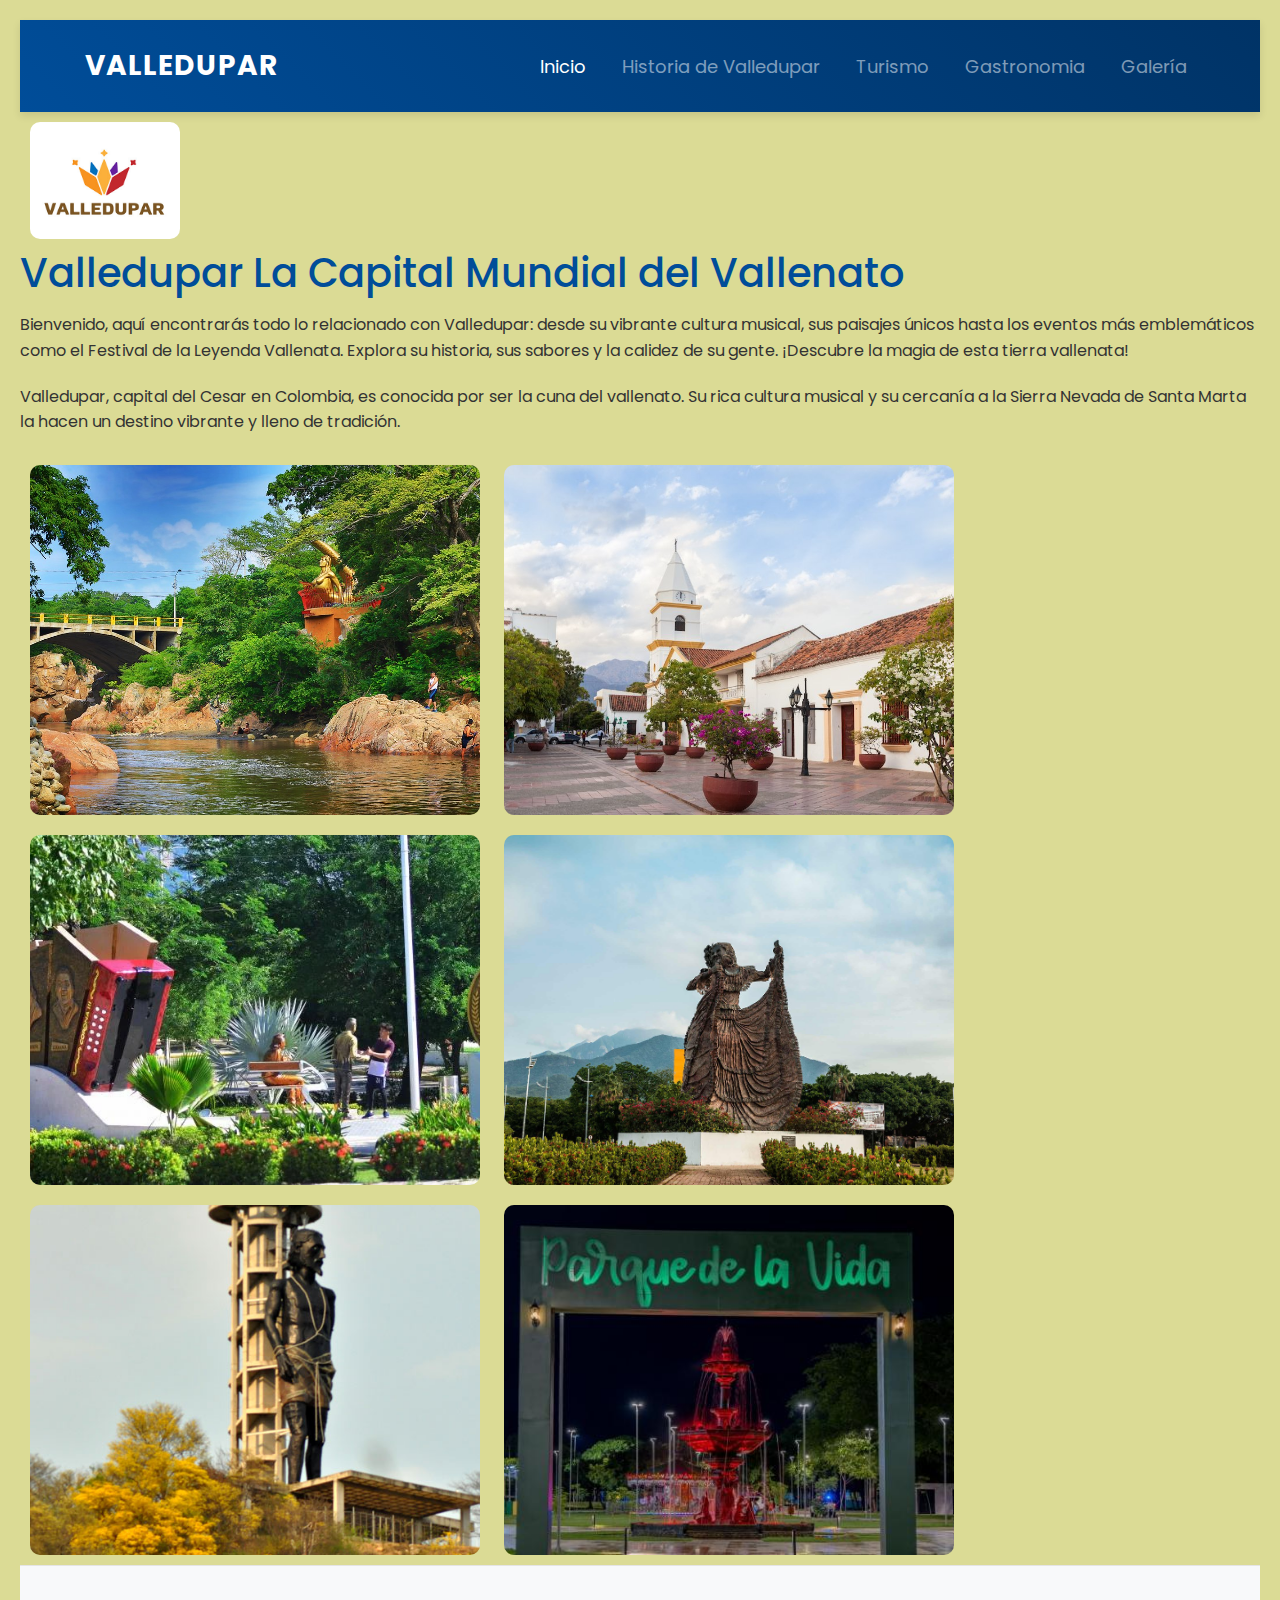
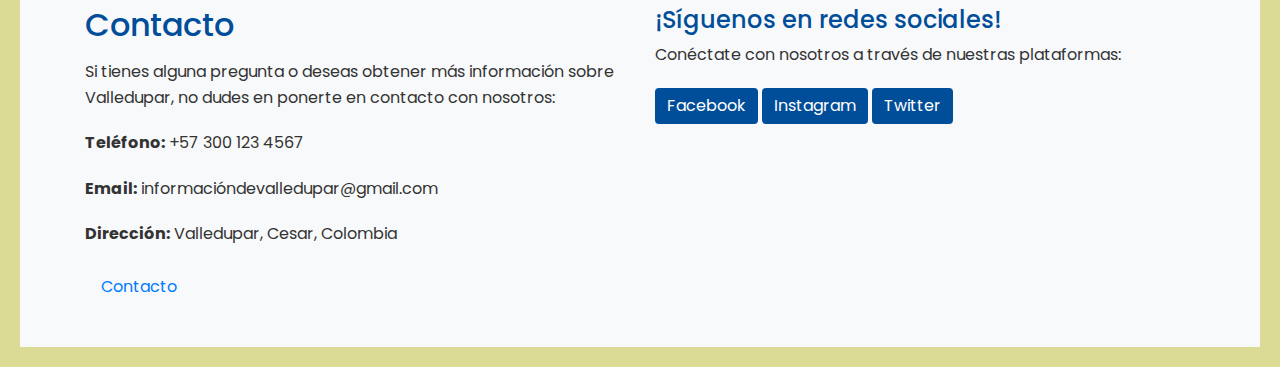
<file: index.html>
<!DOCTYPE html>
<html lang="en">
<head>
    <meta charset="UTF-8">
    <meta name="viewport" content="width=device-width, initial-scale=1.0">
    <title>Valledupar</title>
    <link rel="stylesheet" href="style.css">
    
    
    <link href="https://fonts.googleapis.com/css2?family=Poppins:wght@300;400;600&display=swap" rel="stylesheet">
    
    
    <link href="https://stackpath.bootstrapcdn.com/bootstrap/4.5.2/css/bootstrap.min.css" rel="stylesheet">
    
   
    <link rel="stylesheet" href="style.css">
</head>
<body>
    <!-- Barra de navegación -->
    <nav class="navbar navbar-expand-lg navbar-dark">
        <div class="container">
            <!-- Logo o nombre del sitio -->
            <a class="navbar-brand" href="index.html">Valledupar</a>
            <!-- Botón colapsable en pantallas pequeñas -->
            <button class="navbar-toggler" type="button" data-toggle="collapse" data-target="#navbarNav" aria-controls="navbarNav" aria-expanded="false" aria-label="Toggle navigation">
                <span class="navbar-toggler-icon"></span>
            </button>
            <!-- Enlaces de navegación -->
            <div class="collapse navbar-collapse" id="navbarNav">
                <ul class="navbar-nav ml-auto">
                    <li class="nav-item active">
                        <a class="nav-link" href="index.html">Inicio</a>
                    </li>
                    <li class="nav-item">
                        <a class="nav-link" href="historiadevalledupar.html" target="_blank">Historia de Valledupar</a>
                    </li>
                    <li class="nav-item">
                        <a class="nav-link" href="turismo.html" target="_blank">Turismo</a>
                    </li>
                    <li class="nav-item">
                        <a class="nav-link" href="gastronomia.html" target="_blank">Gastronomia</a>
                    </li>
                    <li class="nav-item">
                        <a class="nav-link" href="galeria.html" target="_blank">Galería</a>
                    </li>
                    
                </ul>
            </div>
        </div>
    </nav>

    <!-- Logo y contenido principal -->
    <img src="img/fd150d196498169.Y3JvcCwyODc2LDIyNTAsNTYyLDA.jpg" alt="Logo de Valledupar" style="width: 150px; height: auto;">
    
    <h1>Valledupar La Capital Mundial del Vallenato</h1>

    <p>Bienvenido, aquí encontrarás todo lo relacionado con Valledupar: desde su vibrante cultura musical, sus paisajes únicos hasta los eventos más emblemáticos como el Festival de la Leyenda Vallenata. Explora su historia, sus sabores y la calidez de su gente. ¡Descubre la magia de esta tierra vallenata!</p>
    
    <p>Valledupar, capital del Cesar en Colombia, es conocida por ser la cuna del vallenato. Su rica cultura musical y su cercanía a la Sierra Nevada de Santa Marta la hacen un destino vibrante y lleno de tradición.</p>
    <!-- Imágenes -->
    <img src="img/20231489973_6fb7fdaecf_b.jpg" alt="Imagen 1" title="Rio Guatapurí">
    <img src="img/Valledupar.jpg" alt="Imagen 3" title="">
    <img src="img/Valledupar.webp" alt="Imagen 4" title="Parque la Provincia">
    <img src="img/co_vup_ciudad_2880_1620_02.jpeg" alt="Imagen 5" title="La Pilonera Mayor">
    <img src="img/SANTO-ECCE-HOMO.jpg" alt="Imagen 6" title="Santo Ecce Homo">
    <img src="img/parque de la vida.jpeg" alt="Imagen7" title="parque de la vida">

    <!-- Información de contacto -->
    <footer>
        <div class="container">
            <div class="row">
                <div class="col-md-6">
                    <h2>Contacto</h2>
                    <p>Si tienes alguna pregunta o deseas obtener más información sobre Valledupar, no dudes en ponerte en contacto con nosotros:</p>
                    <p><strong>Teléfono:</strong> +57 300 123 4567</p>
                    <p><strong>Email:</strong> informacióndevalledupar@gmail.com</p>
                    <p><strong>Dirección:</strong> Valledupar, Cesar, Colombia</p>
                    <!-- Botón Califícanos -->
                    <a class="nav-link" href="contacto.html" target="_blank">Contacto</a>
                </div>
                <div class="col-md-6">
                    <h4>¡Síguenos en redes sociales!</h4>
                    <p>Conéctate con nosotros a través de nuestras plataformas:</p>
                    <a href="https://www.facebook.com/places/Cosas-para-hacer-en-Valledupar/114825461868168/" class="btn btn-primary">Facebook</a>
                    <a href="https://www.instagram.com/alcaldiavpar/" class="btn btn-primary">Instagram</a>
                    <a href="#" class="btn btn-primary">Twitter</a>
                </div>
            </div>
        </div>
    </footer>

    <!-- Link de Bootstrap JS y Popper.js -->
    <script src="https://code.jquery.com/jquery-3.5.1.slim.min.js"></script>
    <script src="https://cdn.jsdelivr.net/npm/@popperjs/core@2.9.2/dist/umd/popper.min.js"></script>
    <script src="https://stackpath.bootstrapcdn.com/bootstrap/4.5.2/js/bootstrap.min.js"></script>
</body>
</html>
</file>
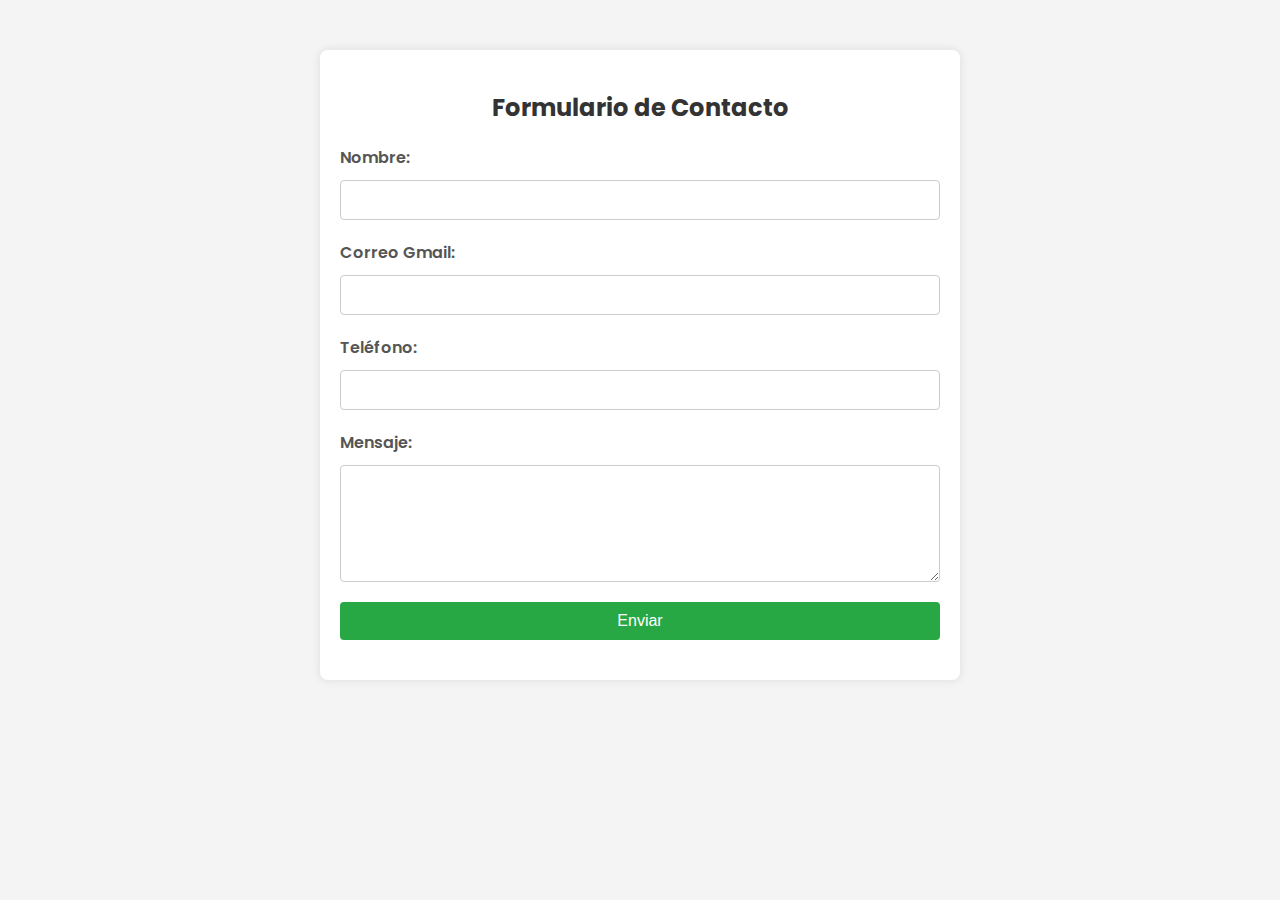
<file: contacto.html>
<!DOCTYPE html>
<html lang="es">
<head>
    <meta charset="UTF-8">
    <meta name="viewport" content="width=device-width, initial-scale=1.0">
    <title>Formulario de Contacto</title>
    <link href="https://fonts.googleapis.com/css2?family=Poppins:wght@300;400;600&display=swap" rel="stylesheet">
    <style>
        body {
            font-family: 'Poppins', sans-serif;
            background-color: #f4f4f4;
            margin: 0;
            padding: 0;
        }
        .container {
            max-width: 600px;
            margin: 50px auto;
            padding: 20px;
            background-color: #fff;
            box-shadow: 0 0 10px rgba(0, 0, 0, 0.1);
            border-radius: 8px;
        }
        h2 {
            text-align: center;
            color: #333;
        }
        form {
            display: flex;
            flex-direction: column;
        }
        label {
            margin-bottom: 10px;
            color: #555;
            font-weight: 600;
        }
        input, textarea {
            margin-bottom: 20px;
            padding: 10px;
            font-size: 16px;
            border: 1px solid #ccc;
            border-radius: 4px;
        }
        input[type="submit"] {
            background-color: #28a745;
            color: white;
            border: none;
            cursor: pointer;
        }
        input[type="submit"]:hover {
            background-color: #218838;
        }
    </style>
</head>
<body>

<div class="container">
    <h2>Formulario de Contacto</h2>
    <form action="procesar_contacto.php" method="POST">

        <label for="nombre">Nombre:</label>
        <input type="text" id="nombre" name="nombre" required>

        <label for="gmail">Correo Gmail:</label>
        <input type="email" id="gmail" name="gmail" required>

        <label for="telefono">Teléfono:</label>
        <input type="tel" id="telefono" name="telefono">

        <label for="mensaje">Mensaje:</label>
        <textarea id="mensaje" name="mensaje" rows="5" required></textarea>

        <input type="submit" value="Enviar">
    </form>
</div>

</body>
</html>
</file>
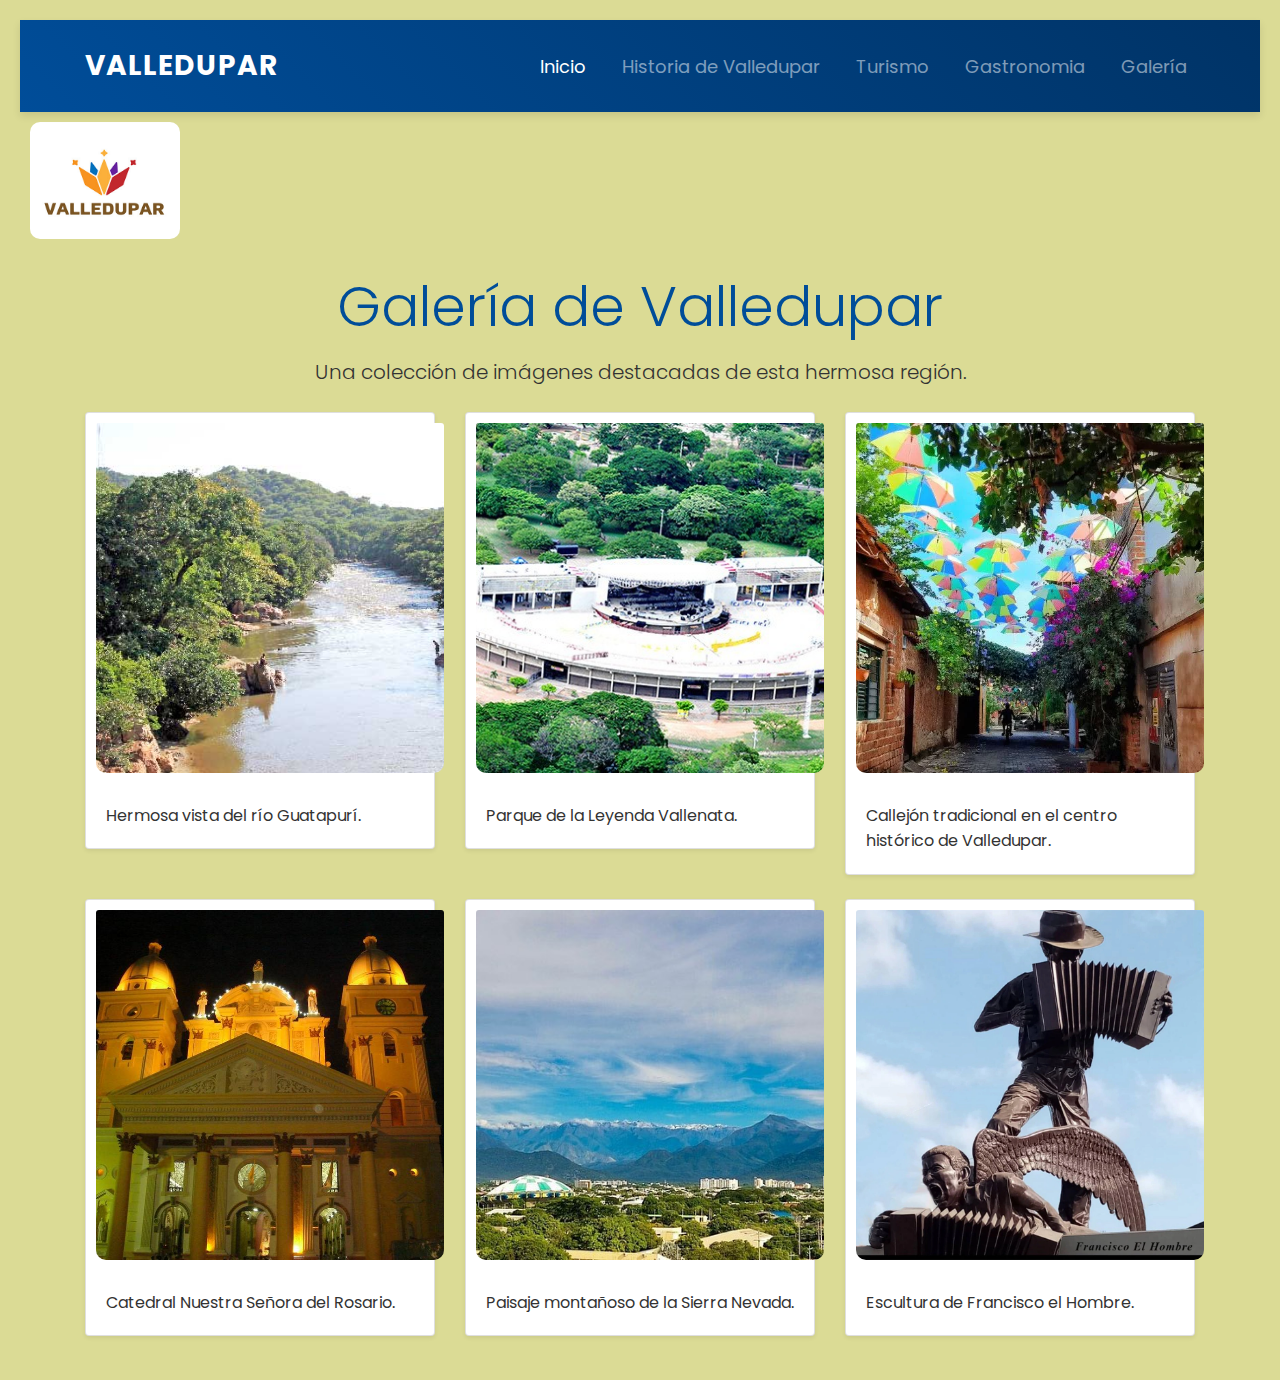
<file: galeria.html>
<!DOCTYPE html>
<html lang="en">
<head>
    <meta charset="UTF-8">
    <meta name="viewport" content="width=device-width, initial-scale=1.0">
    <title>Valledupar</title>
    <link rel="stylesheet" href="style.css">
    
    <link href="https://fonts.googleapis.com/css2?family=Poppins:wght@300;400;600&display=swap" rel="stylesheet">
    
    
    <link href="https://stackpath.bootstrapcdn.com/bootstrap/4.5.2/css/bootstrap.min.css" rel="stylesheet">
    
   
    <link rel="stylesheet" href="style.css">
</head>
<body>
    <!-- Barra de navegación -->
    <nav class="navbar navbar-expand-lg navbar-dark">
        <div class="container">
            <!-- Logo o nombre del sitio -->
            <a class="navbar-brand" href="index.html">Valledupar</a>
            <!-- Botón colapsable en pantallas pequeñas -->
            <button class="navbar-toggler" type="button" data-toggle="collapse" data-target="#navbarNav" aria-controls="navbarNav" aria-expanded="false" aria-label="Toggle navigation">
                <span class="navbar-toggler-icon"></span>
            </button>
            <!-- Enlaces de navegación -->
            <div class="collapse navbar-collapse" id="navbarNav">
                <ul class="navbar-nav ml-auto">
                    <li class="nav-item active">
                        <a class="nav-link" href="index.html">Inicio</a>
                    </li>
                    <li class="nav-item">
                        <a class="nav-link" href="historiadevalledupar.html">Historia de Valledupar</a>
                    </li>
                    <li class="nav-item">
                        <a class="nav-link" href="turismo.html">Turismo</a>
                    </li>
                    <li class="nav-item">
                        <a class="nav-link" href="gastronomia.html">Gastronomia</a>
                    </li>
                    <li class="nav-item">
                        <a class="nav-link" href="galeria.html">Galería</a>
                    </li>
                  
                </ul>
            </div>
        </div>
    </nav>

    <!-- Logo y contenido principal -->
    <img src="img/fd150d196498169.Y3JvcCwyODc2LDIyNTAsNTYyLDA.jpg" alt="Logo de Valledupar" style="width: 150px; height: auto;">
    
   
    <!DOCTYPE html>
    <html lang="es">
    <head>
        <meta charset="UTF-8">
        <meta name="viewport" content="width=device-width, initial-scale=1.0">
        <title>Galería de Valledupar</title>
        <!-- Bootstrap CSS -->
        <link href="https://stackpath.bootstrapcdn.com/bootstrap/4.5.2/css/bootstrap.min.css" rel="stylesheet">
        <link rel="stylesheet" href="style.css">
    </head>
    <body>
    
       
    
        <!-- Título de la galería -->
        <div class="container text-center my-4">
            <h1 class="display-4">Galería de Valledupar</h1>
            <p class="lead">Una colección de imágenes destacadas de esta hermosa región.</p>
        </div>
    
        <!-- Galería de imágenes -->
        <div class="container">
            <div class="row">
                <!-- Imagen 1 -->
                <div class="col-md-4">
                    <div class="card mb-4 shadow-sm">
                        <img src="img/Rio_Guatapuri.jpg" class="card-img-top" alt="Rio_Guatapuri">
                        <div class="card-body">
                            <p class="card-text">Hermosa vista del río Guatapurí.</p>
                        </div>
                    </div>
                </div>
                
                <div class="col-md-4">
                    <div class="card mb-4 shadow-sm">
                        <img src="img/parque de la leyenda.jpg" class="card-img-top" alt="parque de la leyenda">
                        <div class="card-body">
                            <p class="card-text">Parque de la Leyenda Vallenata.</p>
                        </div>
                    </div>
                </div>
               
                <div class="col-md-4">
                    <div class="card mb-4 shadow-sm">
                        <img src="img/callejon valledupar.webp" class="card-img-top" alt="callejon valledupar">
                        <div class="card-body">
                            <p class="card-text">Callejón tradicional en el centro histórico de Valledupar.</p>
                        </div>
                    </div>
                </div>
            </div>
    
            
            <div class="row">
              
                <div class="col-md-4">
                    <div class="card mb-4 shadow-sm">
                        <img src="img/catedral-nuestra-senora-del-rosaio.jpg" class="card-img-top" alt="catedral-nuestra-senora-del-rosaio">
                        <div class="card-body">
                            <p class="card-text">Catedral Nuestra Señora del Rosario.</p>
                        </div>
                    </div>
                </div>
                
                <div class="col-md-4">
                    <div class="card mb-4 shadow-sm">
                        <img src="img/sierra nevada.jpg" class="card-img-top" alt="sierra nevada">
                        <div class="card-body">
                            <p class="card-text">Paisaje montañoso de la Sierra Nevada.</p>
                        </div>
                    </div>
                </div>
                <!-- Imagen 6 -->
                <div class="col-md-4">
                    <div class="card mb-4 shadow-sm">
                        <img src="img/francisco-el-hombre-1080.webp" class="card-img-top" alt="francisco-el-hombre-1080">
                        <div class="card-body">
                            <p class="card-text">Escultura de Francisco el Hombre.</p>
                        </div>
                    </div>
                </div>
            </div>
        </div>
    

    
    

    
   
</body>

</html>
</file>
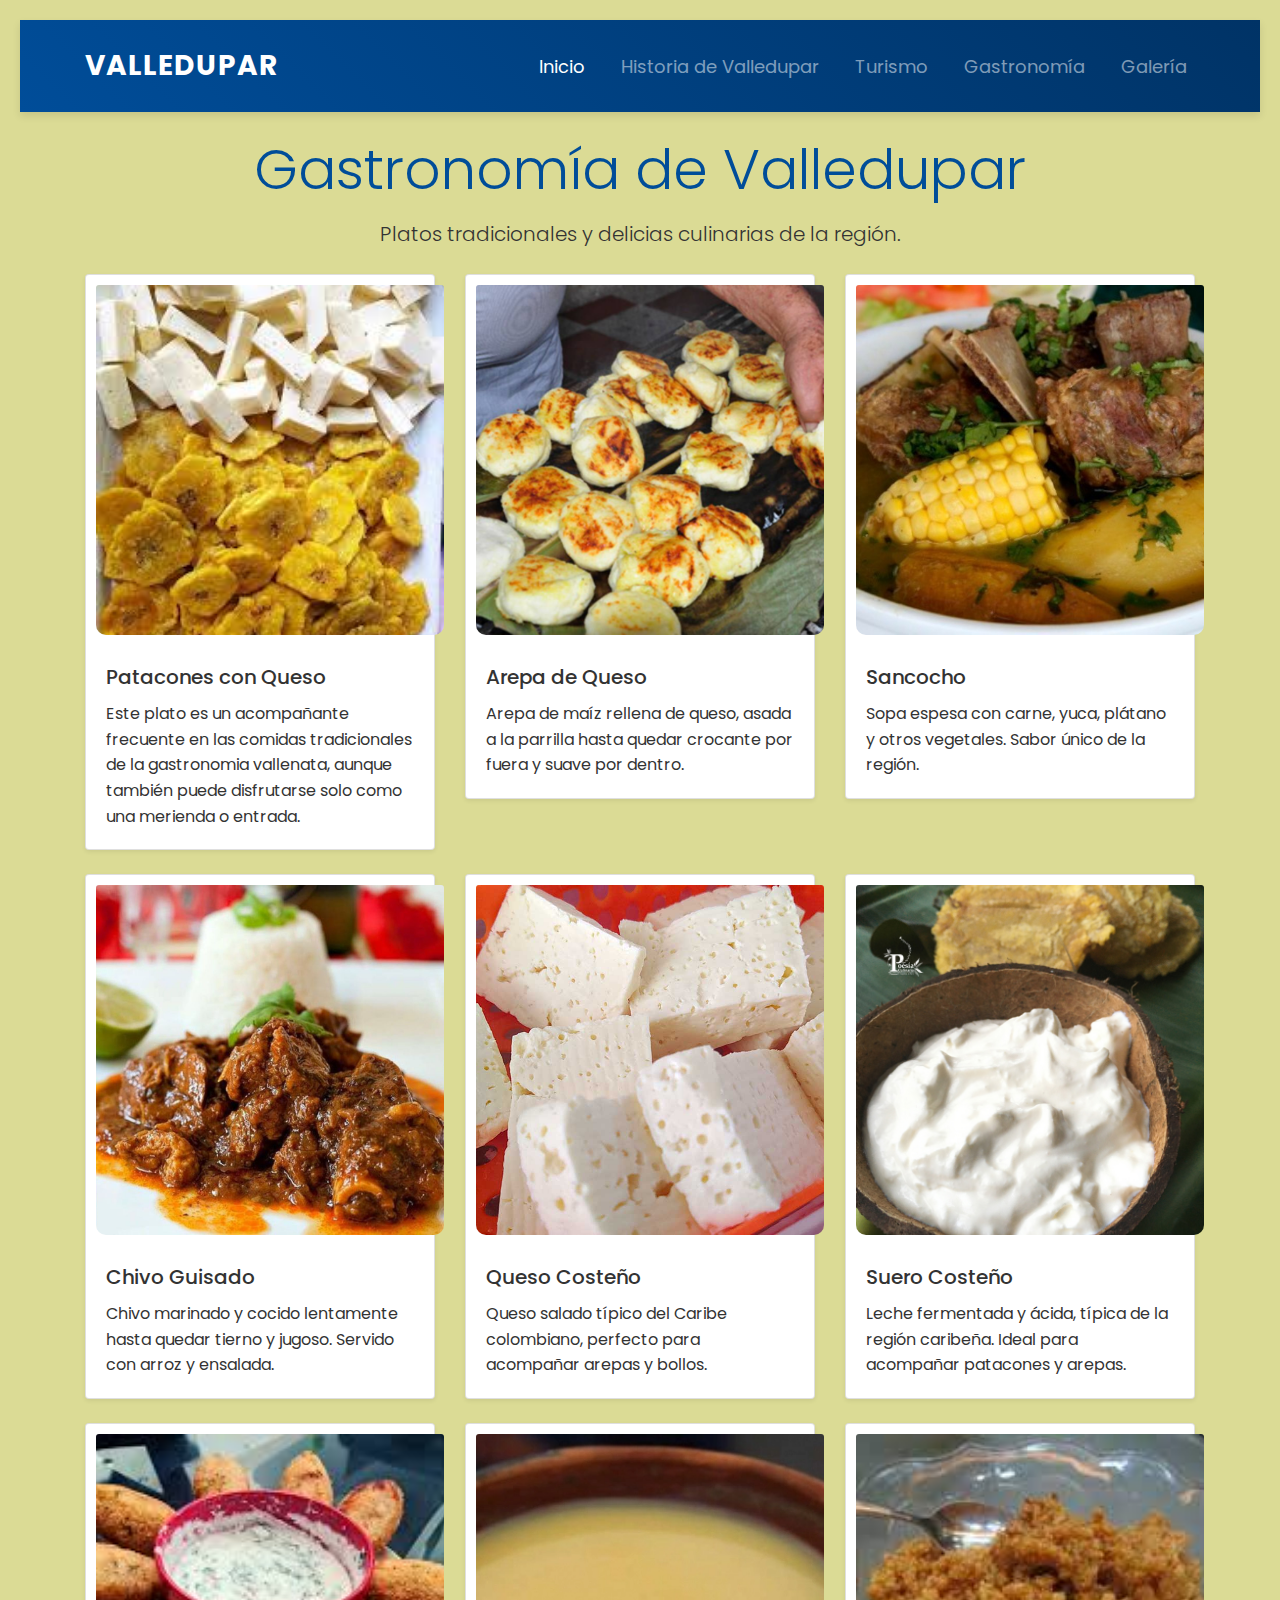
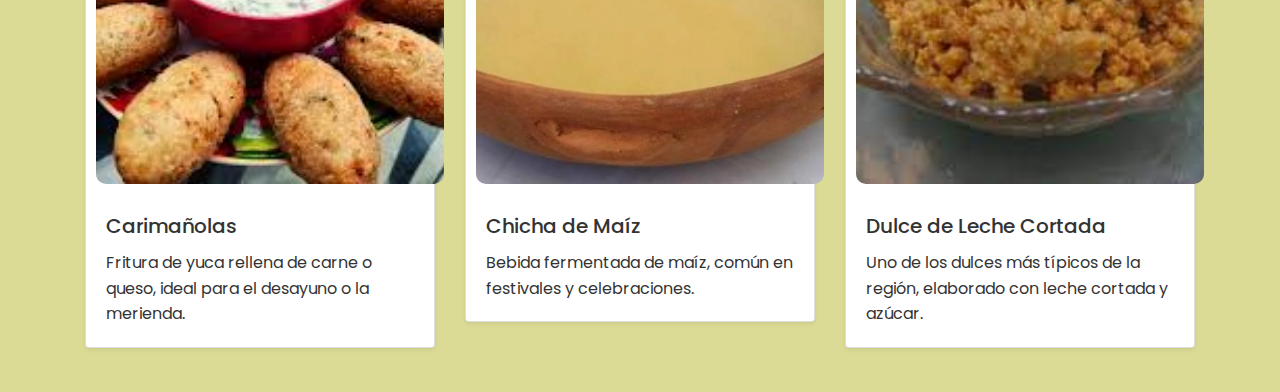
<file: gastronomia.html>
<!DOCTYPE html>
<html lang="en">
<head>
    <meta charset="UTF-8">
    <meta name="viewport" content="width=device-width, initial-scale=1.0">
    <title>Gastronomía de Valledupar</title>
    <link rel="stylesheet" href="style.css">
   
   
   <link href="https://fonts.googleapis.com/css2?family=Poppins:wght@300;400;600&display=swap" rel="stylesheet">
    
   
   <link href="https://stackpath.bootstrapcdn.com/bootstrap/4.5.2/css/bootstrap.min.css" rel="stylesheet">
   
  
   <link rel="stylesheet" href="style.css">
</head>
<body>
    <!-- Barra de navegación -->
    <nav class="navbar navbar-expand-lg navbar-dark">
        <div class="container">
            <a class="navbar-brand" href="index.html">Valledupar</a>
            <button class="navbar-toggler" type="button" data-toggle="collapse" data-target="#navbarNav" aria-controls="navbarNav" aria-expanded="false" aria-label="Toggle navigation">
                <span class="navbar-toggler-icon"></span>
            </button>
            <div class="collapse navbar-collapse" id="navbarNav">
                <ul class="navbar-nav ml-auto">
                    <li class="nav-item active">
                        <a class="nav-link" href="index.html">Inicio</a>
                    </li>
                    <li class="nav-item">
                        <a class="nav-link" href="historiadevalledupar.html">Historia de Valledupar</a>
                    </li>
                    <li class="nav-item">
                        <a class="nav-link" href="turismo.html">Turismo</a>
                    </li>
                    <li class="nav-item">
                        <a class="nav-link" href="gastronomia.html">Gastronomía</a>
                    </li>
                    <li class="nav-item">
                        <a class="nav-link" href="galeria.html">Galería</a>
                    </li>
                </ul>
            </div>
        </div>
    </nav>

    <!-- Título de la sección de gastronomía -->
    <div class="container text-center my-4">
        <h1 class="display-4">Gastronomía de Valledupar</h1>
        <p class="lead">Platos tradicionales y delicias culinarias de la región.</p>
    </div>

    <!-- Galería de imágenes de gastronomía -->
    <div class="container">
        <div class="row">
            <!-- Plato 1 -->
            <div class="col-md-4">
                <div class="card mb-4 shadow-sm">
                    <img src="img/patacones.jpeg" class="card-img-top" alt="patacones">
                    <div class="card-body">
                        <h5 class="card-title">Patacones con Queso</h5>
                        <p class="card-text">Este plato es un acompañante frecuente en las comidas tradicionales de la gastronomia vallenata, aunque también puede disfrutarse solo como una merienda o entrada.</p>
                    </div>
                </div>
            </div>
            <!-- Plato 2 -->
            <div class="col-md-4">
                <div class="card mb-4 shadow-sm">
                    <img src="img/arepa de queso.jpg" class="card-img-top" alt="Arepa de Queso">
                    <div class="card-body">
                        <h5 class="card-title">Arepa de Queso</h5>
                        <p class="card-text">Arepa de maíz rellena de queso, asada a la parrilla hasta quedar crocante por fuera y suave por dentro.</p>
                    </div>
                </div>
            </div>
            <!-- Plato 3 -->
            <div class="col-md-4">
                <div class="card mb-4 shadow-sm">
                    <img src="img/sancocho.jpg" class="card-img-top" alt="Sancocho">
                    <div class="card-body">
                        <h5 class="card-title">Sancocho</h5>
                        <p class="card-text">Sopa espesa con carne, yuca, plátano y otros vegetales. Sabor único de la región.</p>
                    </div>
                </div>
            </div>
        </div>

        <div class="row">
            <!-- Plato 4 -->
            <div class="col-md-4">
                <div class="card mb-4 shadow-sm">
                    <img src="img/CHIVO-GUISADO-RECETA.jpg" class="card-img-top" alt="Chivo Guisado">
                    <div class="card-body">
                        <h5 class="card-title">Chivo Guisado</h5>
                        <p class="card-text">Chivo marinado y cocido lentamente hasta quedar tierno y jugoso. Servido con arroz y ensalada.</p>
                    </div>
                </div>
            </div>
            <!-- Plato 5 -->
            <div class="col-md-4">
                <div class="card mb-4 shadow-sm">
                    <img src="img/queso-costeno.jpg" class="card-img-top" alt="Queso Costeño">
                    <div class="card-body">
                        <h5 class="card-title">Queso Costeño</h5>
                        <p class="card-text">Queso salado típico del Caribe colombiano, perfecto para acompañar arepas y bollos.</p>
                    </div>
                </div>
            </div>
            <!-- Plato 6 -->
            <div class="col-md-4">
                <div class="card mb-4 shadow-sm">
                    <img src="img/SUERO _.jpg" class="card-img-top" alt="Suero Costeño">
                    <div class="card-body">
                        <h5 class="card-title">Suero Costeño</h5>
                        <p class="card-text">Leche fermentada y ácida, típica de la región caribeña. Ideal para acompañar patacones y arepas.</p>
                    </div>
                </div>
            </div>
        </div>

        <div class="row">
            <!-- Plato 7 -->
            <div class="col-md-4">
                <div class="card mb-4 shadow-sm">
                    <img src="img/carimañolas.jpeg" class="card-img-top" alt="Carimañolas">
                    <div class="card-body">
                        <h5 class="card-title">Carimañolas</h5>
                        <p class="card-text">Fritura de yuca rellena de carne o queso, ideal para el desayuno o la merienda.</p>
                    </div>
                </div>
            </div>
            <!-- Plato 8 -->
            <div class="col-md-4">
                <div class="card mb-4 shadow-sm">
                    <img src="img/chicha-de-maiz_web.jpg.webp" class="card-img-top" alt="Chicha de Maíz">
                    <div class="card-body">
                        <h5 class="card-title">Chicha de Maíz</h5>
                        <p class="card-text">Bebida fermentada de maíz, común en festivales y celebraciones.</p>
                    </div>
                </div>
            </div>
            <!-- Plato 9: Dulces típicos -->
            <div class="col-md-4">
                <div class="card mb-4 shadow-sm">
                    <img src="img/leche cortada.jpeg" class="card-img-top" alt="Dulce de Leche Cortada">
                    <div class="card-body">
                        <h5 class="card-title">Dulce de Leche Cortada</h5>
                        <p class="card-text">Uno de los dulces más típicos de la región, elaborado con leche cortada y azúcar.</p>
                    </div>
                </div>
            </div>
        </div>
    </div>
</body>
</html>
</file>
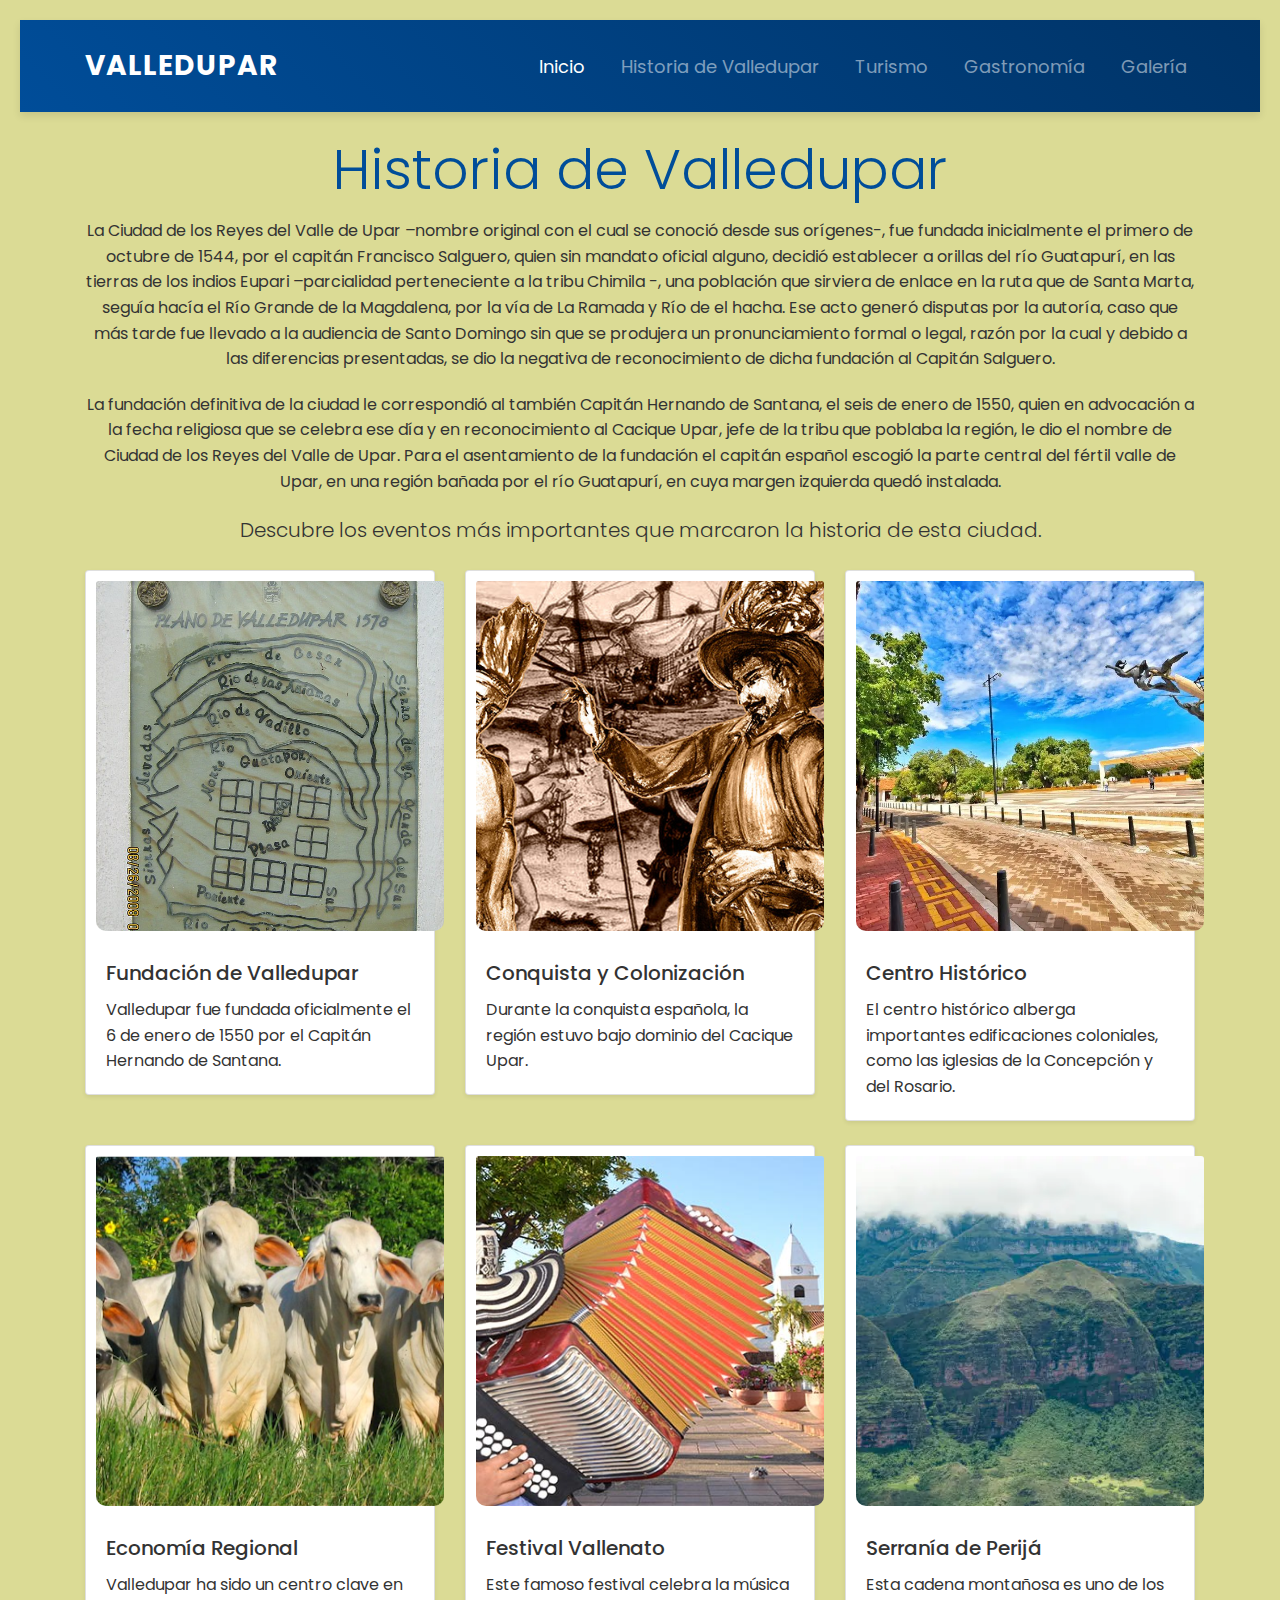
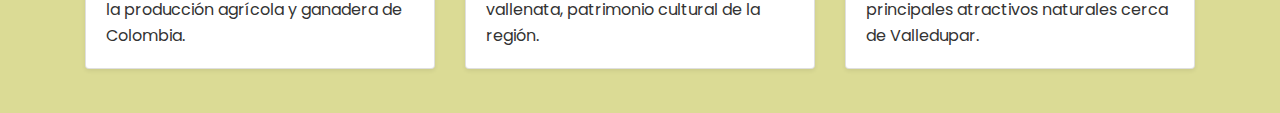
<file: historiadevalledupar.html>
<!DOCTYPE html>
<html lang="en">
<head>
    <meta charset="UTF-8">
    <meta name="viewport" content="width=device-width, initial-scale=1.0">
    <title>Historia de Valledupar</title>
    <link rel="stylesheet" href="style.css">
   
  
   <link href="https://fonts.googleapis.com/css2?family=Poppins:wght@300;400;600&display=swap" rel="stylesheet">
    
  
   <link href="https://stackpath.bootstrapcdn.com/bootstrap/4.5.2/css/bootstrap.min.css" rel="stylesheet">
   
   
   <link rel="stylesheet" href="style.css">
</head>
<body>
    <!-- Barra de navegación -->
    <nav class="navbar navbar-expand-lg navbar-dark">
        <div class="container">
            <a class="navbar-brand" href="index.html">Valledupar</a>
            <button class="navbar-toggler" type="button" data-toggle="collapse" data-target="#navbarNav" aria-controls="navbarNav" aria-expanded="false" aria-label="Toggle navigation">
                <span class="navbar-toggler-icon"></span>
            </button>
            <div class="collapse navbar-collapse" id="navbarNav">
                <ul class="navbar-nav ml-auto">
                    <li class="nav-item active">
                        <a class="nav-link" href="index.html">Inicio</a>
                    </li>
                    <li class="nav-item">
                        <a class="nav-link" href="historiadevalledupar.html">Historia de Valledupar</a>
                    </li>
                    <li class="nav-item">
                        <a class="nav-link" href="turismo.html">Turismo</a>
                    </li>
                    <li class="nav-item">
                        <a class="nav-link" href="gastronomia.html">Gastronomía</a>
                    </li>
                    <li class="nav-item">
                        <a class="nav-link" href="galeria.html">Galería</a>
                    </li>
                </ul>
            </div>
        </div>
    </nav>

    <!-- Título de la sección de historia -->
    <div class="container text-center my-4">
        <h1 class="display-4">Historia de Valledupar</h1>
    
        
        <p>La Ciudad de los Reyes del Valle de Upar –nombre original con el cual se conoció desde sus orígenes-, fue fundada inicialmente el primero de octubre de 1544, por el capitán Francisco Salguero, quien sin mandato oficial alguno, decidió establecer a orillas del río Guatapurí, en las tierras de los indios Eupari –parcialidad perteneciente a la tribu Chimila -, una población que sirviera de enlace en la ruta que de Santa Marta, seguía hacía el Río Grande de la Magdalena, por la vía de La Ramada y Río de el hacha. Ese acto generó disputas por la autoría, caso que más tarde fue llevado a la audiencia de Santo Domingo sin que se produjera un pronunciamiento formal o legal, razón por la cual y debido a las diferencias presentadas, se dio la negativa de reconocimiento de dicha fundación al Capitán Salguero.</p>

        <p>La fundación definitiva de la ciudad le correspondió al también Capitán Hernando de Santana, el seis de enero de 1550, quien en advocación a la fecha religiosa que se celebra ese día y en reconocimiento al  Cacique Upar, jefe de la tribu que poblaba la región, le dio el nombre de Ciudad de los Reyes del Valle de Upar. Para el asentamiento de la fundación el capitán español escogió la parte central del fértil valle de Upar, en una región bañada por el río Guatapurí, en cuya margen izquierda quedó instalada.</p>

        <p class="lead">Descubre los eventos más importantes que marcaron la historia de esta ciudad.</p>

    </div>

    <!-- Galería de imágenes y texto sobre la historia -->
    <div class="container">
        <div class="row">
            <!-- Evento 1 -->
            <div class="col-md-4">
                <div class="card mb-4 shadow-sm">
                    <img src="img/Plano_de_Valledupar.jpg" class="card-img-top" alt="Fundación de Valledupar">
                    <div class="card-body">
                        <h5 class="card-title">Fundación de Valledupar</h5>
                        <p class="card-text">Valledupar fue fundada oficialmente el 6 de enero de 1550 por el Capitán Hernando de Santana.</p>
                    </div>
                </div>
            </div>
            <!-- Evento 2 -->
            <div class="col-md-4">
                <div class="card mb-4 shadow-sm">
                    <img src="img/conquista-española-800.jpg" class="card-img-top" alt="Conquista y colonización">
                    <div class="card-body">
                        <h5 class="card-title">Conquista y Colonización</h5>
                        <p class="card-text">Durante la conquista española, la región estuvo bajo dominio del Cacique Upar.</p>
                    </div>
                </div>
            </div>
            <!-- Evento 3 -->
            <div class="col-md-4">
                <div class="card mb-4 shadow-sm">
                    <img src="img/centro historico" class="card-img-top" alt="Centro Histórico de Valledupar">
                    <div class="card-body">
                        <h5 class="card-title">Centro Histórico</h5>
                        <p class="card-text">El centro histórico alberga importantes edificaciones coloniales, como las iglesias de la Concepción y del Rosario.</p>
                    </div>
                </div>
            </div>
        </div>

        <div class="row">
            <!-- Evento 4 -->
            <div class="col-md-4">
                <div class="card mb-4 shadow-sm">
                    <img src="img/economia.png" class="card-img-top" alt="Economía de Valledupar">
                    <div class="card-body">
                        <h5 class="card-title">Economía Regional</h5>
                        <p class="card-text">Valledupar ha sido un centro clave en la producción agrícola y ganadera de Colombia.</p>
                    </div>
                </div>
            </div>
            <!-- Evento 5 -->
            <div class="col-md-4">
                <div class="card mb-4 shadow-sm">
                    <img src="img/festival vallenato.jpg" class="card-img-top" alt="Festival Vallenato">
                    <div class="card-body">
                        <h5 class="card-title">Festival Vallenato</h5>
                        <p class="card-text">Este famoso festival celebra la música vallenata, patrimonio cultural de la región.</p>
                    </div>
                </div>
            </div>
            <!-- Evento 6 -->
            <div class="col-md-4">
                <div class="card mb-4 shadow-sm">
                    <img src="img/serrania" class="card-img-top" alt="Serranía de Perijá">
                    <div class="card-body">
                        <h5 class="card-title">Serranía de Perijá</h5>
                        <p class="card-text">Esta cadena montañosa es uno de los principales atractivos naturales cerca de Valledupar.</p>
                    </div>
                </div>
            </div>
        </div>
    </div>
</body>
</html>
</file>
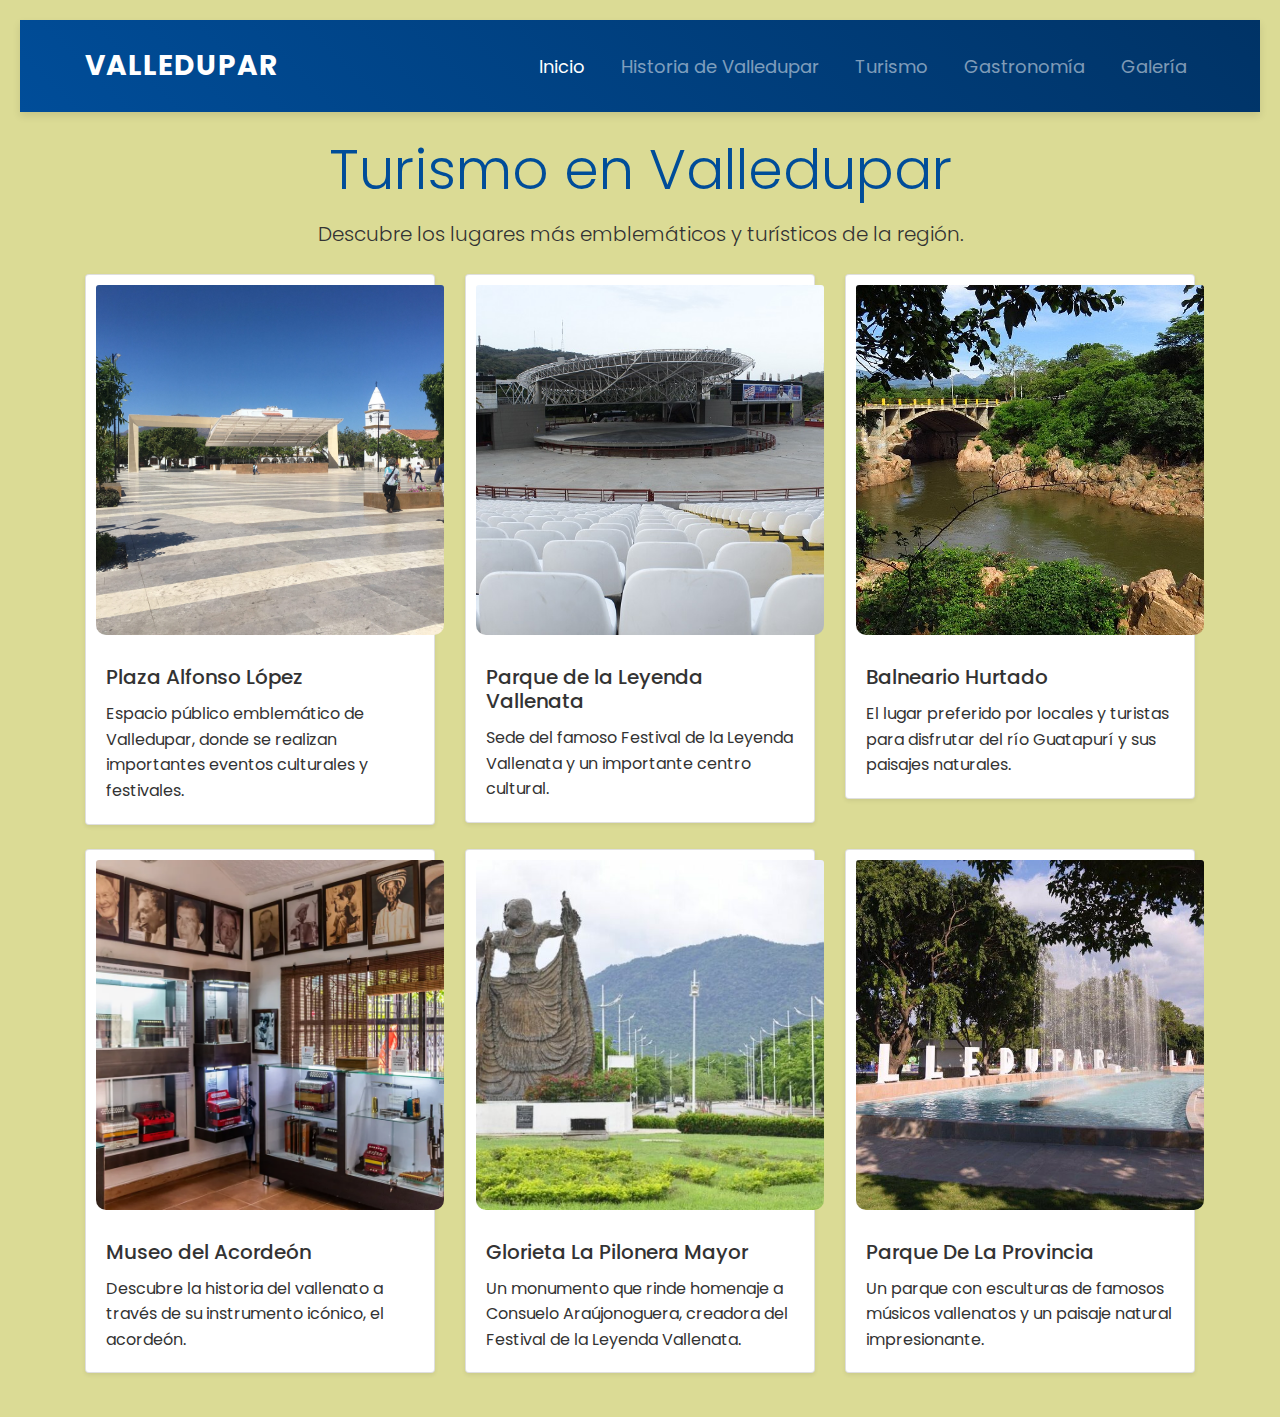
<file: turismo.html>
<!DOCTYPE html>
<html lang="en">
<head>
    <meta charset="UTF-8">
    <meta name="viewport" content="width=device-width, initial-scale=1.0">
    <title>Turismo en Valledupar</title>
    <link rel="stylesheet" href="style.css">
    
   
    <link href="https://fonts.googleapis.com/css2?family=Poppins:wght@300;400;600&display=swap" rel="stylesheet">
    
    
    <link href="https://stackpath.bootstrapcdn.com/bootstrap/4.5.2/css/bootstrap.min.css" rel="stylesheet">
    
    
    <link rel="stylesheet" href="style.css">
</head>
<body>
    <!-- Barra de navegación -->
    <nav class="navbar navbar-expand-lg navbar-dark">
        <div class="container">
            <a class="navbar-brand" href="index.html">Valledupar</a>
            <button class="navbar-toggler" type="button" data-toggle="collapse" data-target="#navbarNav" aria-controls="navbarNav" aria-expanded="false" aria-label="Toggle navigation">
                <span class="navbar-toggler-icon"></span>
            </button>
            <div class="collapse navbar-collapse" id="navbarNav">
                <ul class="navbar-nav ml-auto">
                    <li class="nav-item active">
                        <a class="nav-link" href="index.html">Inicio</a>
                    </li>
                    <li class="nav-item">
                        <a class="nav-link" href="historiadevalledupar.html">Historia de Valledupar</a>
                    </li>
                    <li class="nav-item">
                        <a class="nav-link" href="turismo.html">Turismo</a>
                    </li>
                    <li class="nav-item">
                        <a class="nav-link" href="gastronomia.html">Gastronomía</a>
                    </li>
                    <li class="nav-item">
                        <a class="nav-link" href="galeria.html">Galería</a>
                    </li>
                </ul>
            </div>
        </div>
    </nav>

    <!-- Título de la sección de turismo -->
    <div class="container text-center my-4">
        <h1 class="display-4">Turismo en Valledupar</h1>
        <p class="lead">Descubre los lugares más emblemáticos y turísticos de la región.</p>
    </div>

    <!-- Galería de imágenes de lugares turísticos -->
    <div class="container">
        <div class="row">
            <!-- Lugar turístico 1 -->
            <div class="col-md-4">
                <div class="card mb-4 shadow-sm">
                    <img src="img/plaza.jpg" class="card-img-top" alt="Plaza Alfonso López">
                    <div class="card-body">
                        <h5 class="card-title">Plaza Alfonso López</h5>
                        <p class="card-text">Espacio público emblemático de Valledupar, donde se realizan importantes eventos culturales y festivales.</p>
                    </div>
                </div>
            </div>
            <!-- Lugar turístico 2 -->
            <div class="col-md-4">
                <div class="card mb-4 shadow-sm">
                    <img src="img/parqueleyenda.jpg" class="card-img-top" alt="Parque de la Leyenda Vallenata">
                    <div class="card-body">
                        <h5 class="card-title">Parque de la Leyenda Vallenata</h5>
                        <p class="card-text">Sede del famoso Festival de la Leyenda Vallenata y un importante centro cultural.</p>
                    </div>
                </div>
            </div>
            <!-- Lugar turístico 3 -->
            <div class="col-md-4">
                <div class="card mb-4 shadow-sm">
                    <img src="img/hurtado.jpg" class="card-img-top" alt="Balneario Hurtado">
                    <div class="card-body">
                        <h5 class="card-title">Balneario Hurtado</h5>
                        <p class="card-text">El lugar preferido por locales y turistas para disfrutar del río Guatapurí y sus paisajes naturales.</p>
                    </div>
                </div>
            </div>
        </div>

        <div class="row">
            <!-- Lugar turístico 4 -->
            <div class="col-md-4">
                <div class="card mb-4 shadow-sm">
                    <img src="img/museo.webp" class="card-img-top" alt="Museo del Acordeón">
                    <div class="card-body">
                        <h5 class="card-title">Museo del Acordeón</h5>
                        <p class="card-text">Descubre la historia del vallenato a través de su instrumento icónico, el acordeón.</p>
                    </div>
                </div>
            </div>
            <!-- Lugar turístico 5 -->
            <div class="col-md-4">
                <div class="card mb-4 shadow-sm">
                    <img src="img/glorieta.jpeg" class="card-img-top" alt="Glorieta La Pilonera Mayor">
                    <div class="card-body">
                        <h5 class="card-title">Glorieta La Pilonera Mayor</h5>
                        <p class="card-text">Un monumento que rinde homenaje a Consuelo Araújonoguera, creadora del Festival de la Leyenda Vallenata.</p>
                    </div>
                </div>
            </div>
            <!-- Lugar turístico 6 -->
            <div class="col-md-4">
                <div class="card mb-4 shadow-sm">
                    <img src="img/provincia.jpg" class="card-img-top" alt="Parque De La Provincia">
                    <div class="card-body">
                        <h5 class="card-title">Parque De La Provincia</h5>
                        <p class="card-text">Un parque con esculturas de famosos músicos vallenatos y un paisaje natural impresionante.</p>
                    </div>
                </div>
            </div>
        </div>
    </div>

    <!-- Scripts de Bootstrap -->
    <script src="https://code.jquery.com/jquery-3.5.1.slim.min.js"></script>
    <script src="https://cdn.jsdelivr.net/npm/@popperjs/core@2.9.2/dist/umd/popper.min.js"></script>
    <script src="https://stackpath.bootstrapcdn.com/bootstrap/4.5.2/js/bootstrap.min.js"></script>
</body>
</html>
</file>
<file: style.css>
/* Estilos generales */
body {
    padding: 20px;
    background-color: #dbdb95 !important; /* Fondo beige claro */
    font-family: 'Poppins', sans-serif; /* Fuente global */
    color: #333; /* Color de texto oscuro */
}

/* Estilo de las imágenes con transición */
img {
    width: 450px;
    height: 350px;
    margin: 10px;
    border-radius: 10px;
    object-fit: cover;
    transition: transform 0.3s ease;
}

/* Zoom al pasar el cursor sobre la imagen */
img:hover {
    transform: scale(1.1);
}

/* Títulos principales */
h1, h2, h3 {
    font-family: 'Poppins', sans-serif;
    color: #004d99;
    margin-bottom: 15px;
}

/* Párrafos para mejorar la legibilidad */
p {
    font-family: 'Poppins', sans-serif;
    color: #333;
    line-height: 1.6;
    margin-bottom: 20px;
}

/* Personalización del menú de navegación */
.navbar {
    background: linear-gradient(45deg, #004d99, #003366);
    padding: 20px;
    box-shadow: 0 4px 8px rgba(0, 0, 0, 0.1);
    display: flex;
    justify-content: space-between;
    align-items: center;
}

.navbar-brand {
    font-size: 28px;
    font-weight: bold;
    color: white;
    text-transform: uppercase;
    letter-spacing: 1px;
}

.navbar-nav .nav-link {
    color: white;
    font-size: 18px;
    margin-left: 20px;
    transition: color 0.3s ease, font-size 0.3s ease;
}

.navbar-nav .nav-link:hover {
    color: #ffcc00;
    font-size: 20px;
    border-bottom: 2px solid #ffcc00;
}

/* Imágenes de la sección de historia */
.imagenes-historia {
    display: flex;
    justify-content: center;
    gap: 20px;
    margin-top: 20px;
}

.imagen-historia {
    width: 400px;
    height: 300px;
    border-radius: 10px;
    object-fit: cover;
    transition: transform 0.3s ease;
}

.imagen-historia:hover {
    transform: scale(1.1);
}

/* Estilos del pie de página */
footer {
    background-color: #f8f9fa;
    padding: 40px;
    text-align: left;
    border-top: 1px solid #e5e5e5;
}

footer h2, footer h4 {
    font-family: 'Poppins', sans-serif;
    color: #004d99;
}

footer p {
    font-family: 'Poppins', sans-serif;
    color: #333;
}

/* Botones primarios */
.btn-primary {
    background-color: #004d99;
    border: none;
}

.btn-primary:hover {
    background-color: #ffcc00;
    border: none;
}
</file>
